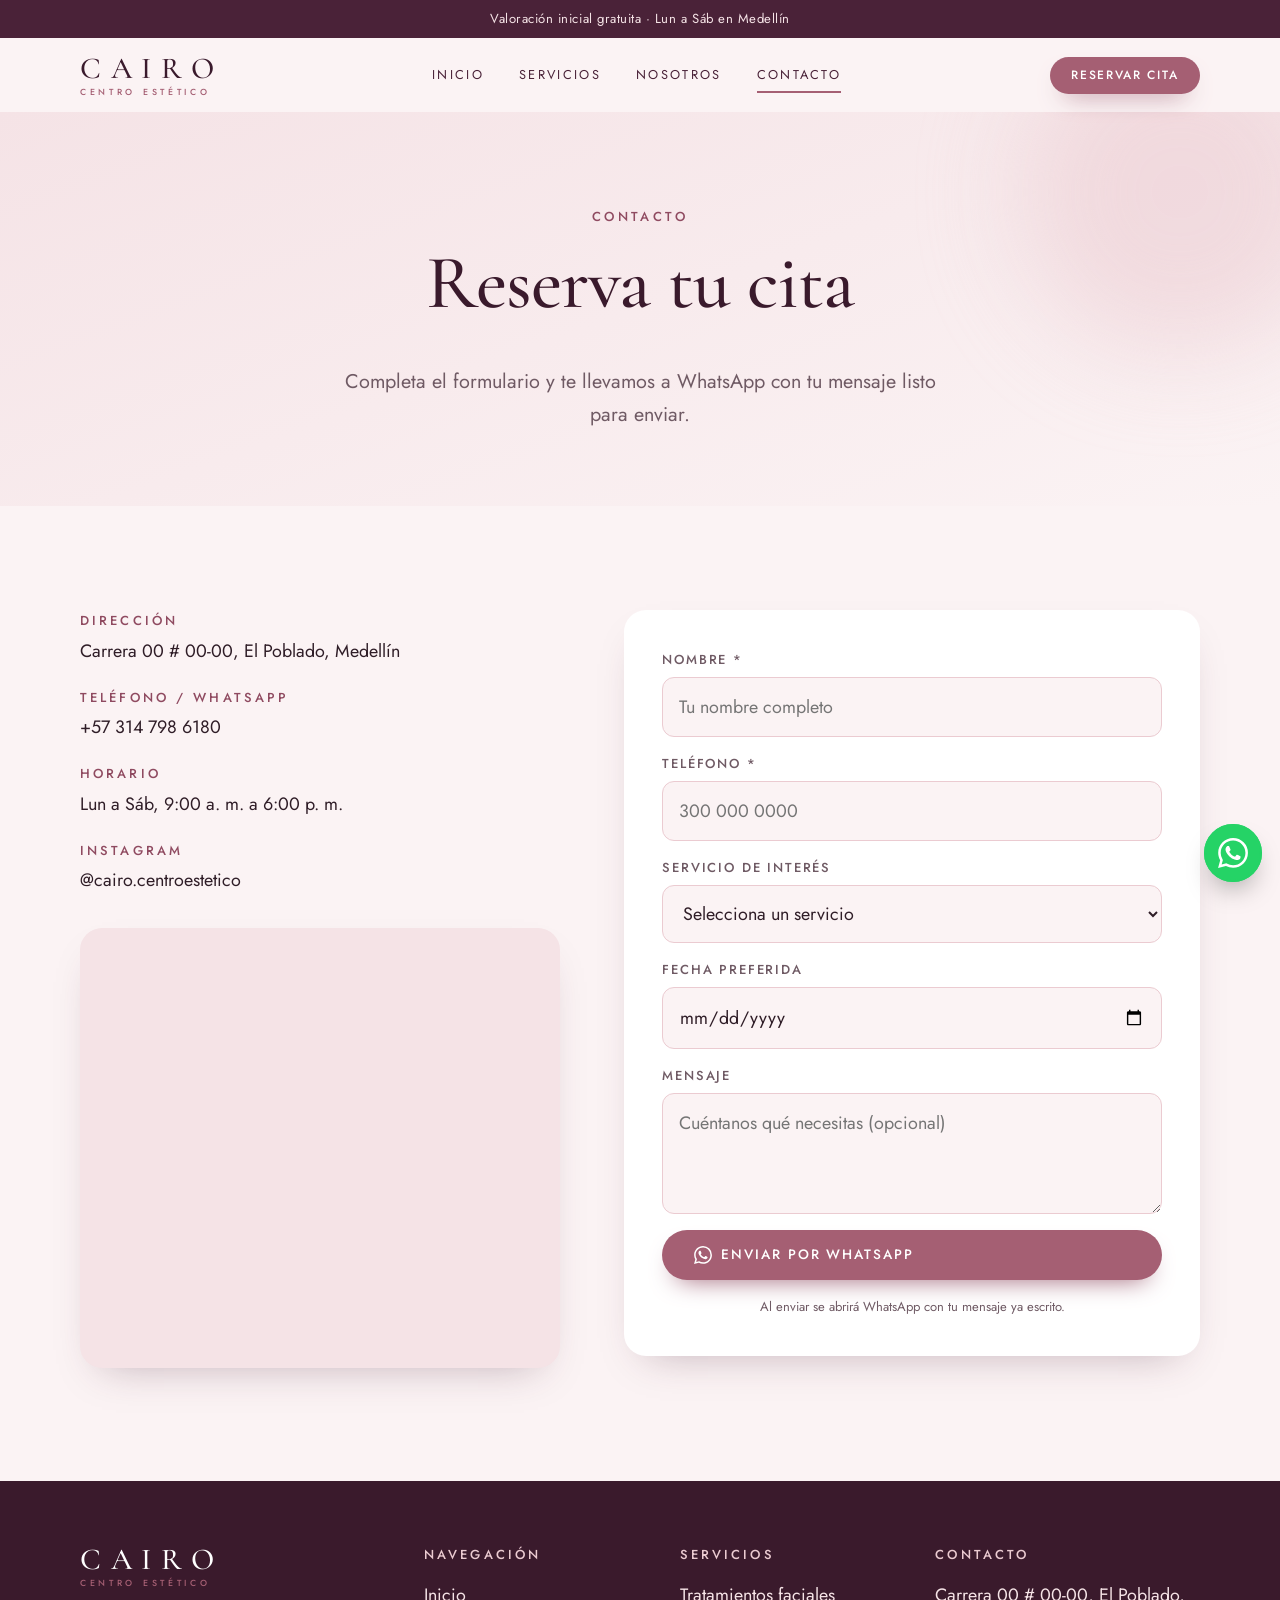
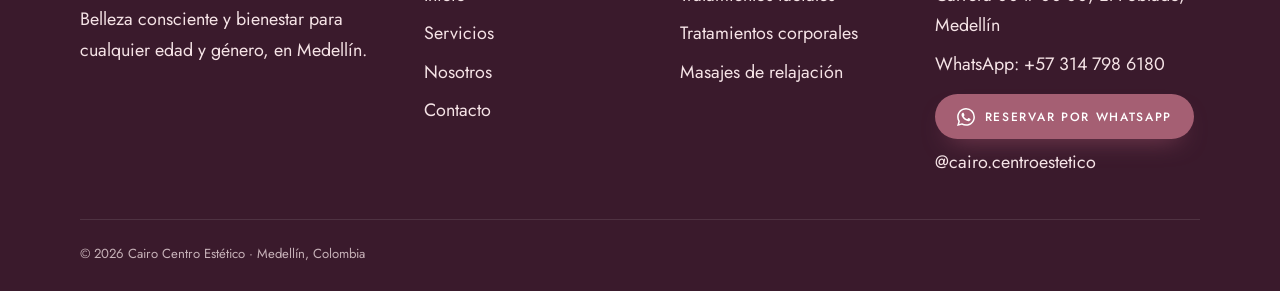
<file: contacto.html>
<!DOCTYPE html>
<html lang="es-CO">
<head>
<meta charset="utf-8">
<meta name="viewport" content="width=device-width,initial-scale=1">
<title>Contacto y reservas | Cairo Centro Estético Medellín</title>
<meta name="description" content="Reserva tu cita en Cairo, centro estético en El Poblado, Medellín. Dirección, horarios, mapa y WhatsApp.">
<meta name="robots" content="index,follow">
<link rel="canonical" href="https://www.cairo-ejemplo.com.co/contacto.html"><!-- REEMPLAZAR: dominio real -->
<meta property="og:type" content="website">
<meta property="og:locale" content="es_CO">
<meta property="og:site_name" content="Cairo Centro Estético">
<meta property="og:title" content="Contacto y reservas | Cairo Centro Estético Medellín">
<meta property="og:description" content="Reserva tu cita en Cairo, centro estético en El Poblado, Medellín. Dirección, horarios, mapa y WhatsApp.">
<meta property="og:url" content="https://www.cairo-ejemplo.com.co/contacto.html"><!-- REEMPLAZAR: dominio real -->
<meta property="og:image" content="https://www.cairo-ejemplo.com.co/images/og-image.jpg"><!-- REEMPLAZAR: imagen 1200x630 -->
<meta name="theme-color" content="#a55f73">
<link rel="icon" href="images/favicon.svg" type="image/svg+xml">
<link rel="preconnect" href="https://fonts.googleapis.com">
<link rel="preconnect" href="https://fonts.gstatic.com" crossorigin>
<link rel="stylesheet" href="https://fonts.googleapis.com/css2?family=Cormorant+Garamond:ital,wght@0,500;1,500&family=Jost:wght@400;500&display=swap">
<link rel="stylesheet" href="css/styles.css">
<script>document.documentElement.classList.add('js')</script>
<script type="application/ld+json">
{
  "@context":"https://schema.org",
  "@type":"HealthAndBeautyBusiness",
  "name":"Cairo Centro Estético",
  "description":"Centro estético en Medellín: tratamientos faciales, tratamientos corporales y masajes de relajación.",
  "url":"https://www.cairo-ejemplo.com.co/",
  "telephone":"+573147986180",
  "image":"https://www.cairo-ejemplo.com.co/images/og-image.jpg",
  "priceRange":"$$",
  "address":{"@type":"PostalAddress","streetAddress":"Carrera 00 # 00-00","addressLocality":"Medellín","addressRegion":"Antioquia","postalCode":"050021","addressCountry":"CO"},
  "geo":{"@type":"GeoCoordinates","latitude":6.2092,"longitude":-75.5680},
  "openingHoursSpecification":[{"@type":"OpeningHoursSpecification","dayOfWeek":["Monday","Tuesday","Wednesday","Thursday","Friday","Saturday"],"opens":"09:00","closes":"18:00"}],
  "sameAs":["https://www.instagram.com/cairo.centroestetico"]
}
</script><!-- REEMPLAZAR: todos los datos de este bloque (dirección, coordenadas, horario, URLs) -->
</head>
<body>
<a class="skip" href="#main">Saltar al contenido</a>
<div class="topbar">Valoración inicial gratuita · Lun a Sáb en Medellín <!-- REEMPLAZAR: promoción/horario --></div>
<header class="header" id="top">
  <div class="container">
    <a class="logo" href="index.html" aria-label="Cairo Centro Estético, inicio">CAIRO<small>Centro Estético</small></a>
    <nav class="nav" aria-label="Principal"><a href="index.html">Inicio</a><a href="servicios.html">Servicios</a><a href="nosotros.html">Nosotros</a><a href="contacto.html" aria-current="page">Contacto</a></nav>
    <a class="btn btn-primary" href="https://wa.me/?text=Hola%2C%20vengo%20de%20la%20p%C3%A1gina%20web%20y%20quiero%20reservar%20una%20cita." data-wa="Hola, vengo de la página web y quiero reservar una cita." target="_blank" rel="noopener noreferrer">Reservar cita</a>
    <button class="menu-btn" aria-label="Abrir menú" aria-expanded="false"><span></span><span></span><span></span></button>
  </div>
</header>
<main id="main">

<section class="page-head"><div class="blob b1"></div><div class="container center">
  <span class="eyebrow hero-in">Contacto</span>
  <h1 class="hero-in">Reserva tu cita</h1>
  <p class="lead hero-in">Completa el formulario y te llevamos a WhatsApp con tu mensaje listo para enviar.</p>
</div></section>
<section class="section"><div class="container info">
  <div class="reveal">
    <dl>
      <div><dt>Dirección</dt><dd>Carrera 00 # 00-00, El Poblado, Medellín <!-- REEMPLAZAR: dirección real --></dd></div>
      <div><dt>Teléfono / WhatsApp</dt><dd><a href="https://wa.me/?text=Hola%2C%20vengo%20de%20la%20p%C3%A1gina%20web%20y%20quiero%20reservar%20una%20cita." data-wa="Hola, vengo de la página web y quiero reservar una cita." target="_blank" rel="noopener noreferrer"><span data-wa-number>+57 314 798 6180</span></a></dd></div>
      <div><dt>Horario</dt><dd>Lun a Sáb, 9:00 a. m. a 6:00 p. m. <!-- REEMPLAZAR: horario real --></dd></div>
      <div><dt>Instagram</dt><dd><a href="https://www.instagram.com/cairo.centroestetico" target="_blank" rel="noopener">@cairo.centroestetico</a> <!-- REEMPLAZAR --></dd></div>
    </dl>
    <iframe class="map" style="margin-top:2rem" title="Mapa de Cairo Centro Estético en Medellín" loading="lazy" referrerpolicy="no-referrer-when-downgrade"
      src="https://www.google.com/maps?q=El+Poblado+Medell%C3%ADn+Colombia&output=embed"></iframe><!-- REEMPLAZAR: enlace de inserción de Google Maps -->
  </div>
  <form class="form reveal" id="form-cita" novalidate>
    <div class="field"><label for="f-nombre">Nombre *</label>
      <input id="f-nombre" name="nombre" autocomplete="name" placeholder="Tu nombre completo" aria-describedby="e-nombre" required>
      <p class="err" id="e-nombre" role="alert"></p></div>
    <div class="field"><label for="f-tel">Teléfono *</label>
      <input id="f-tel" name="telefono" type="tel" inputmode="tel" autocomplete="tel" placeholder="300 000 0000" aria-describedby="e-tel" required>
      <p class="err" id="e-tel" role="alert"></p></div>
    <div class="field"><label for="f-serv">Servicio de interés</label>
      <select id="f-serv" name="servicio"><option value="">Selecciona un servicio</option><option>Tratamiento facial</option><option>Tratamiento corporal</option><option>Masajes de relajación</option></select></div>
    <div class="field"><label for="f-fecha">Fecha preferida</label>
      <input id="f-fecha" name="fecha" type="date"></div>
    <div class="field"><label for="f-msg">Mensaje</label>
      <textarea id="f-msg" name="mensaje" rows="3" placeholder="Cuéntanos qué necesitas (opcional)"></textarea></div>
    <button class="btn btn-primary" type="submit"><svg viewBox="0 0 24 24" aria-hidden="true"><path d="M17.472 14.382c-.297-.149-1.758-.867-2.03-.967-.273-.099-.471-.148-.67.15-.197.297-.767.966-.94 1.164-.173.199-.347.223-.644.075-.297-.15-1.255-.463-2.39-1.475-.883-.788-1.48-1.761-1.653-2.059-.173-.297-.018-.458.13-.606.134-.133.298-.347.446-.52.149-.174.198-.298.298-.497.099-.198.05-.371-.025-.52-.075-.149-.669-1.612-.916-2.207-.242-.579-.487-.5-.669-.51-.173-.008-.371-.01-.57-.01-.198 0-.52.074-.792.372-.272.297-1.04 1.016-1.04 2.479 0 1.462 1.065 2.875 1.213 3.074.149.198 2.096 3.2 5.077 4.487.709.306 1.262.489 1.694.625.712.227 1.36.195 1.871.118.571-.085 1.758-.719 2.006-1.413.248-.694.248-1.289.173-1.413-.074-.124-.272-.198-.57-.347m-5.421 7.403h-.004a9.87 9.87 0 01-5.031-1.378l-.361-.214-3.741.982.998-3.648-.235-.374a9.86 9.86 0 01-1.51-5.26c.001-5.45 4.436-9.884 9.888-9.884 2.64 0 5.122 1.03 6.988 2.898a9.825 9.825 0 012.893 6.994c-.003 5.45-4.437 9.884-9.885 9.884m8.413-18.297A11.815 11.815 0 0012.05 0C5.495 0 .16 5.335.157 11.892c0 2.096.547 4.142 1.588 5.945L.057 24l6.305-1.654a11.882 11.882 0 005.683 1.448h.005c6.554 0 11.89-5.335 11.893-11.893a11.821 11.821 0 00-3.48-8.413z"/></svg> Enviar por WhatsApp</button>
    <p class="note">Al enviar se abrirá WhatsApp con tu mensaje ya escrito.</p>
  </form>
</div></section>

</main>
<footer class="footer">
  <div class="container">
    <div class="cols">
      <div><div class="logo">CAIRO<small>Centro Estético</small></div>
        <p style="margin-top:1rem;max-width:34ch">Belleza consciente y bienestar para cualquier edad y género, en Medellín.</p></div>
      <div><h4>Navegación</h4><ul><li><a href="index.html">Inicio</a></li><li><a href="servicios.html">Servicios</a></li><li><a href="nosotros.html">Nosotros</a></li><li><a href="contacto.html">Contacto</a></li></ul></div>
      <div><h4>Servicios</h4><ul><li>Tratamientos faciales</li><li>Tratamientos corporales</li><li>Masajes de relajación</li></ul></div>
      <div><h4>Contacto</h4><ul>
        <li>Carrera 00 # 00-00, El Poblado, Medellín <!-- REEMPLAZAR: dirección --></li>
        <li>WhatsApp: <span data-wa-number>+57 314 798 6180</span></li>
        <li><a class="btn btn-primary" href="https://wa.me/?text=Hola%2C%20vengo%20de%20la%20p%C3%A1gina%20web%20y%20quiero%20reservar%20una%20cita." data-wa="Hola, vengo de la página web y quiero reservar una cita." target="_blank" rel="noopener noreferrer"><svg viewBox="0 0 24 24" aria-hidden="true"><path d="M17.472 14.382c-.297-.149-1.758-.867-2.03-.967-.273-.099-.471-.148-.67.15-.197.297-.767.966-.94 1.164-.173.199-.347.223-.644.075-.297-.15-1.255-.463-2.39-1.475-.883-.788-1.48-1.761-1.653-2.059-.173-.297-.018-.458.13-.606.134-.133.298-.347.446-.52.149-.174.198-.298.298-.497.099-.198.05-.371-.025-.52-.075-.149-.669-1.612-.916-2.207-.242-.579-.487-.5-.669-.51-.173-.008-.371-.01-.57-.01-.198 0-.52.074-.792.372-.272.297-1.04 1.016-1.04 2.479 0 1.462 1.065 2.875 1.213 3.074.149.198 2.096 3.2 5.077 4.487.709.306 1.262.489 1.694.625.712.227 1.36.195 1.871.118.571-.085 1.758-.719 2.006-1.413.248-.694.248-1.289.173-1.413-.074-.124-.272-.198-.57-.347m-5.421 7.403h-.004a9.87 9.87 0 01-5.031-1.378l-.361-.214-3.741.982.998-3.648-.235-.374a9.86 9.86 0 01-1.51-5.26c.001-5.45 4.436-9.884 9.888-9.884 2.64 0 5.122 1.03 6.988 2.898a9.825 9.825 0 012.893 6.994c-.003 5.45-4.437 9.884-9.885 9.884m8.413-18.297A11.815 11.815 0 0012.05 0C5.495 0 .16 5.335.157 11.892c0 2.096.547 4.142 1.588 5.945L.057 24l6.305-1.654a11.882 11.882 0 005.683 1.448h.005c6.554 0 11.89-5.335 11.893-11.893a11.821 11.821 0 00-3.48-8.413z"/></svg> Reservar por WhatsApp</a></li>
        <li><a href="https://www.instagram.com/cairo.centroestetico" target="_blank" rel="noopener">@cairo.centroestetico</a> <!-- REEMPLAZAR: Instagram --></li></ul></div>
    </div>
    <div class="copy">© <span id="y">2026</span> Cairo Centro Estético · Medellín, Colombia</div>
  </div>
</footer>
<a class="wa-float" href="https://wa.me/?text=Hola%2C%20vengo%20de%20la%20p%C3%A1gina%20web%20y%20quiero%20reservar%20una%20cita." data-wa="Hola, vengo de la página web y quiero reservar una cita." target="_blank" rel="noopener noreferrer" aria-label="Reservar por WhatsApp"><svg viewBox="0 0 24 24" aria-hidden="true"><path d="M17.472 14.382c-.297-.149-1.758-.867-2.03-.967-.273-.099-.471-.148-.67.15-.197.297-.767.966-.94 1.164-.173.199-.347.223-.644.075-.297-.15-1.255-.463-2.39-1.475-.883-.788-1.48-1.761-1.653-2.059-.173-.297-.018-.458.13-.606.134-.133.298-.347.446-.52.149-.174.198-.298.298-.497.099-.198.05-.371-.025-.52-.075-.149-.669-1.612-.916-2.207-.242-.579-.487-.5-.669-.51-.173-.008-.371-.01-.57-.01-.198 0-.52.074-.792.372-.272.297-1.04 1.016-1.04 2.479 0 1.462 1.065 2.875 1.213 3.074.149.198 2.096 3.2 5.077 4.487.709.306 1.262.489 1.694.625.712.227 1.36.195 1.871.118.571-.085 1.758-.719 2.006-1.413.248-.694.248-1.289.173-1.413-.074-.124-.272-.198-.57-.347m-5.421 7.403h-.004a9.87 9.87 0 01-5.031-1.378l-.361-.214-3.741.982.998-3.648-.235-.374a9.86 9.86 0 01-1.51-5.26c.001-5.45 4.436-9.884 9.888-9.884 2.64 0 5.122 1.03 6.988 2.898a9.825 9.825 0 012.893 6.994c-.003 5.45-4.437 9.884-9.885 9.884m8.413-18.297A11.815 11.815 0 0012.05 0C5.495 0 .16 5.335.157 11.892c0 2.096.547 4.142 1.588 5.945L.057 24l6.305-1.654a11.882 11.882 0 005.683 1.448h.005c6.554 0 11.89-5.335 11.893-11.893a11.821 11.821 0 00-3.48-8.413z"/></svg></a>
<script src="js/config.js"></script>
<script src="js/main.js" defer></script>
</body>
</html>
</file>
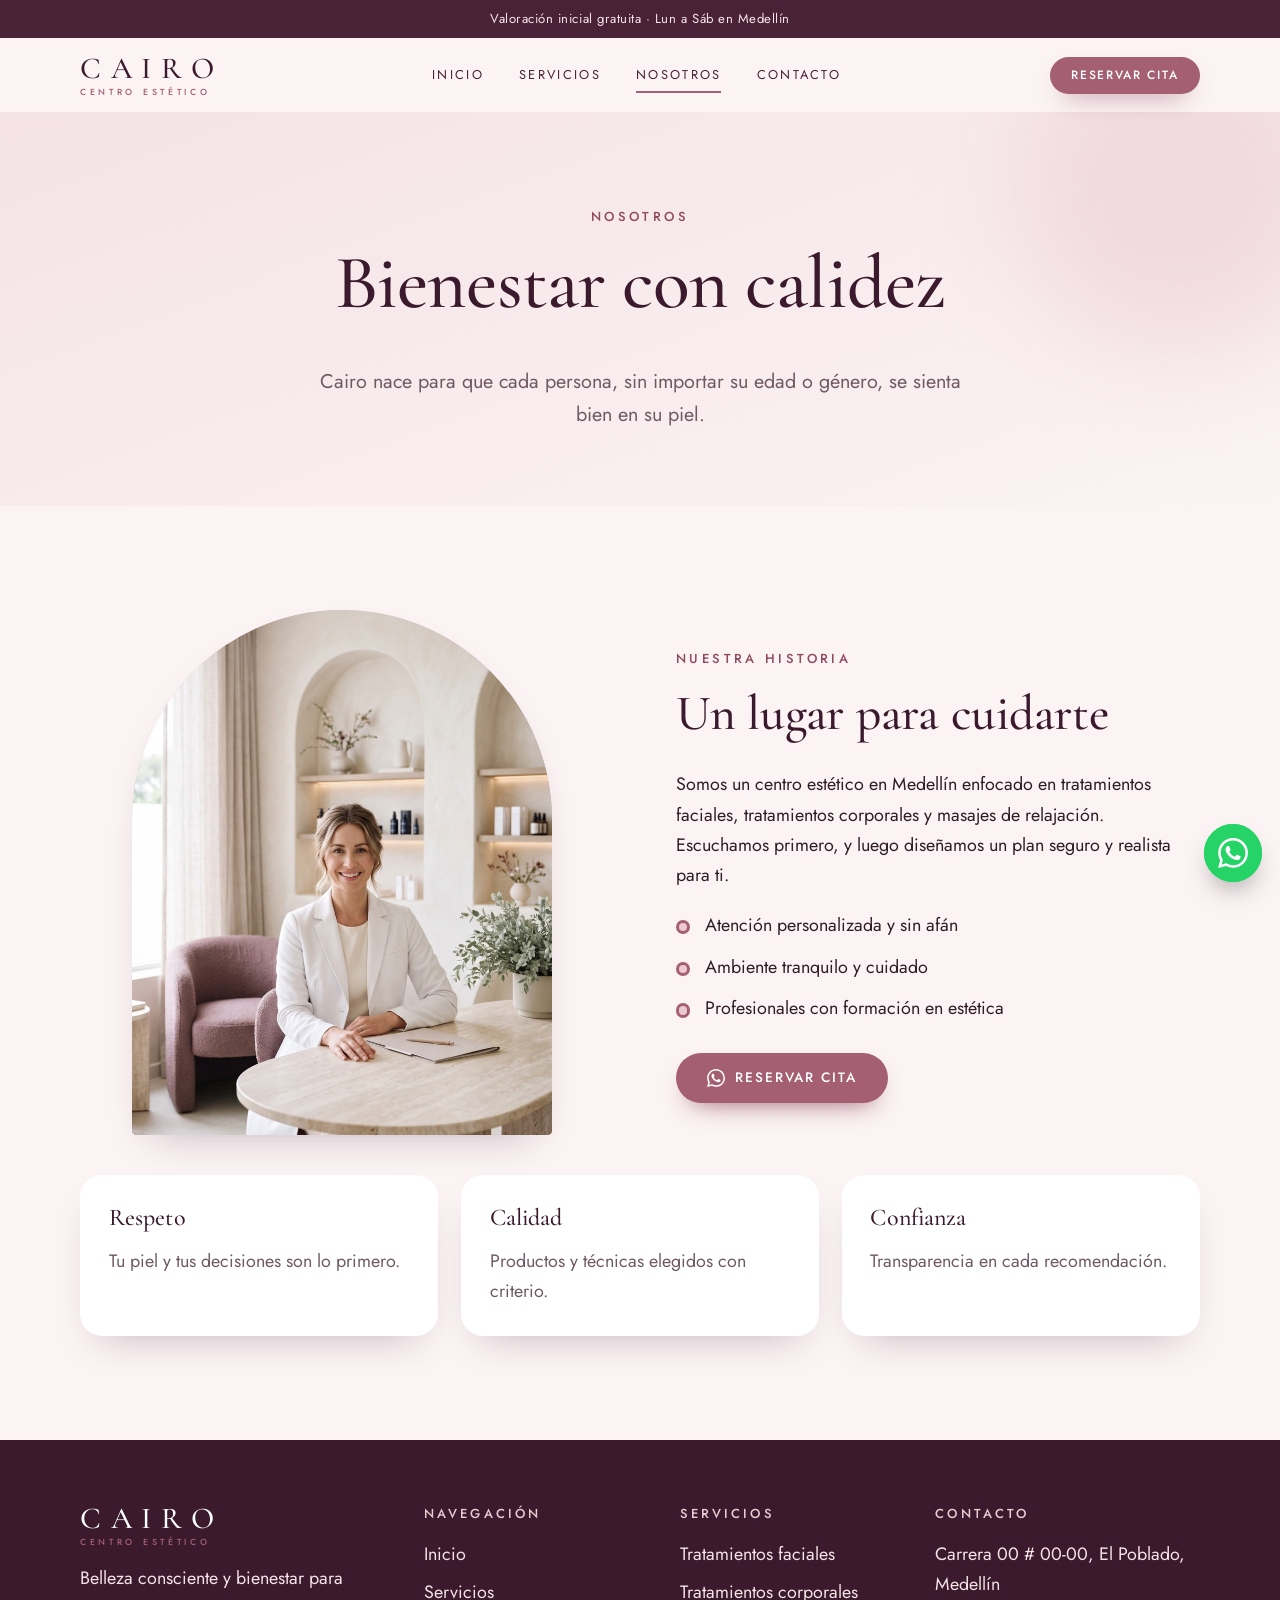
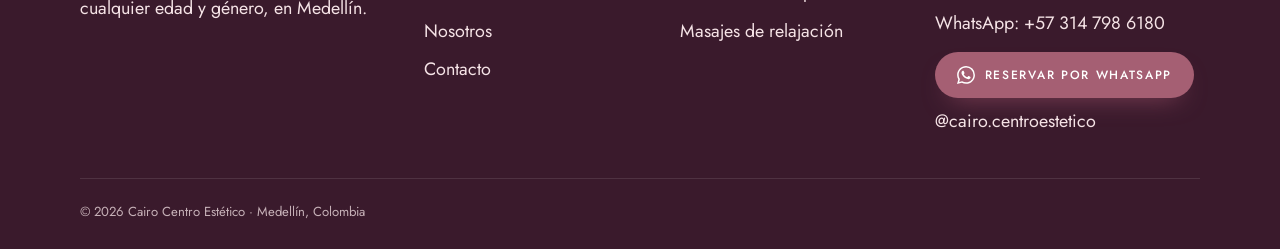
<file: nosotros.html>
<!DOCTYPE html>
<html lang="es-CO">
<head>
<meta charset="utf-8">
<meta name="viewport" content="width=device-width,initial-scale=1">
<title>Nosotros | Cairo Centro Estético Medellín</title>
<meta name="description" content="Conoce a Cairo, centro estético en Medellín enfocado en el bienestar y el cuidado de la piel para cualquier edad y género.">
<meta name="robots" content="index,follow">
<link rel="canonical" href="https://www.cairo-ejemplo.com.co/nosotros.html"><!-- REEMPLAZAR: dominio real -->
<meta property="og:type" content="website">
<meta property="og:locale" content="es_CO">
<meta property="og:site_name" content="Cairo Centro Estético">
<meta property="og:title" content="Nosotros | Cairo Centro Estético Medellín">
<meta property="og:description" content="Conoce a Cairo, centro estético en Medellín enfocado en el bienestar y el cuidado de la piel para cualquier edad y género.">
<meta property="og:url" content="https://www.cairo-ejemplo.com.co/nosotros.html"><!-- REEMPLAZAR: dominio real -->
<meta property="og:image" content="https://www.cairo-ejemplo.com.co/images/og-image.jpg"><!-- REEMPLAZAR: imagen 1200x630 -->
<meta name="theme-color" content="#a55f73">
<link rel="icon" href="images/favicon.svg" type="image/svg+xml">
<link rel="preconnect" href="https://fonts.googleapis.com">
<link rel="preconnect" href="https://fonts.gstatic.com" crossorigin>
<link rel="stylesheet" href="https://fonts.googleapis.com/css2?family=Cormorant+Garamond:ital,wght@0,500;1,500&family=Jost:wght@400;500&display=swap">
<link rel="stylesheet" href="css/styles.css">
<script>document.documentElement.classList.add('js')</script>

</head>
<body>
<a class="skip" href="#main">Saltar al contenido</a>
<div class="topbar">Valoración inicial gratuita · Lun a Sáb en Medellín <!-- REEMPLAZAR: promoción/horario --></div>
<header class="header" id="top">
  <div class="container">
    <a class="logo" href="index.html" aria-label="Cairo Centro Estético, inicio">CAIRO<small>Centro Estético</small></a>
    <nav class="nav" aria-label="Principal"><a href="index.html">Inicio</a><a href="servicios.html">Servicios</a><a href="nosotros.html" aria-current="page">Nosotros</a><a href="contacto.html">Contacto</a></nav>
    <a class="btn btn-primary" href="https://wa.me/?text=Hola%2C%20vengo%20de%20la%20p%C3%A1gina%20web%20y%20quiero%20reservar%20una%20cita." data-wa="Hola, vengo de la página web y quiero reservar una cita." target="_blank" rel="noopener noreferrer">Reservar cita</a>
    <button class="menu-btn" aria-label="Abrir menú" aria-expanded="false"><span></span><span></span><span></span></button>
  </div>
</header>
<main id="main">

<section class="page-head"><div class="blob b1"></div><div class="container center">
  <span class="eyebrow hero-in">Nosotros</span>
  <h1 class="hero-in">Bienestar con calidez</h1>
  <p class="lead hero-in">Cairo nace para que cada persona, sin importar su edad o género, se sienta bien en su piel.</p>
</div></section>
<section class="section"><div class="container">
  <div class="split reveal">
    <div class="arch arch-top"><img src="images/nosotros.jpg" alt="Especialista de Cairo Centro Estético en Medellín" width="800" height="1000" loading="lazy"></div>
    <div><span class="eyebrow">Nuestra historia</span><h2>Un lugar para cuidarte</h2>
    <p>Somos un centro estético en Medellín enfocado en tratamientos faciales, tratamientos corporales y masajes de relajación. Escuchamos primero, y luego diseñamos un plan seguro y realista para ti.</p><!-- REEMPLAZAR: historia real del centro -->
    <ul class="checks"><li>Atención personalizada y sin afán</li><li>Ambiente tranquilo y cuidado</li><li>Profesionales con formación en estética</li></ul>
    <a class="btn btn-primary" href="https://wa.me/?text=Hola%2C%20vengo%20de%20la%20p%C3%A1gina%20web%20y%20quiero%20reservar%20una%20cita." data-wa="Hola, vengo de la página web y quiero reservar una cita." target="_blank" rel="noopener noreferrer"><svg viewBox="0 0 24 24" aria-hidden="true"><path d="M17.472 14.382c-.297-.149-1.758-.867-2.03-.967-.273-.099-.471-.148-.67.15-.197.297-.767.966-.94 1.164-.173.199-.347.223-.644.075-.297-.15-1.255-.463-2.39-1.475-.883-.788-1.48-1.761-1.653-2.059-.173-.297-.018-.458.13-.606.134-.133.298-.347.446-.52.149-.174.198-.298.298-.497.099-.198.05-.371-.025-.52-.075-.149-.669-1.612-.916-2.207-.242-.579-.487-.5-.669-.51-.173-.008-.371-.01-.57-.01-.198 0-.52.074-.792.372-.272.297-1.04 1.016-1.04 2.479 0 1.462 1.065 2.875 1.213 3.074.149.198 2.096 3.2 5.077 4.487.709.306 1.262.489 1.694.625.712.227 1.36.195 1.871.118.571-.085 1.758-.719 2.006-1.413.248-.694.248-1.289.173-1.413-.074-.124-.272-.198-.57-.347m-5.421 7.403h-.004a9.87 9.87 0 01-5.031-1.378l-.361-.214-3.741.982.998-3.648-.235-.374a9.86 9.86 0 01-1.51-5.26c.001-5.45 4.436-9.884 9.888-9.884 2.64 0 5.122 1.03 6.988 2.898a9.825 9.825 0 012.893 6.994c-.003 5.45-4.437 9.884-9.885 9.884m8.413-18.297A11.815 11.815 0 0012.05 0C5.495 0 .16 5.335.157 11.892c0 2.096.547 4.142 1.588 5.945L.057 24l6.305-1.654a11.882 11.882 0 005.683 1.448h.005c6.554 0 11.89-5.335 11.893-11.893a11.821 11.821 0 00-3.48-8.413z"/></svg> Reservar cita</a></div>
  </div>
  <div class="values">
    <div class="value reveal"><h3>Respeto</h3><p>Tu piel y tus decisiones son lo primero.</p></div>
    <div class="value reveal" style="--d:.1s"><h3>Calidad</h3><p>Productos y técnicas elegidos con criterio.</p></div>
    <div class="value reveal" style="--d:.2s"><h3>Confianza</h3><p>Transparencia en cada recomendación.</p></div>
  </div>
</div></section>

</main>
<footer class="footer">
  <div class="container">
    <div class="cols">
      <div><div class="logo">CAIRO<small>Centro Estético</small></div>
        <p style="margin-top:1rem;max-width:34ch">Belleza consciente y bienestar para cualquier edad y género, en Medellín.</p></div>
      <div><h4>Navegación</h4><ul><li><a href="index.html">Inicio</a></li><li><a href="servicios.html">Servicios</a></li><li><a href="nosotros.html">Nosotros</a></li><li><a href="contacto.html">Contacto</a></li></ul></div>
      <div><h4>Servicios</h4><ul><li>Tratamientos faciales</li><li>Tratamientos corporales</li><li>Masajes de relajación</li></ul></div>
      <div><h4>Contacto</h4><ul>
        <li>Carrera 00 # 00-00, El Poblado, Medellín <!-- REEMPLAZAR: dirección --></li>
        <li>WhatsApp: <span data-wa-number>+57 314 798 6180</span></li>
        <li><a class="btn btn-primary" href="https://wa.me/?text=Hola%2C%20vengo%20de%20la%20p%C3%A1gina%20web%20y%20quiero%20reservar%20una%20cita." data-wa="Hola, vengo de la página web y quiero reservar una cita." target="_blank" rel="noopener noreferrer"><svg viewBox="0 0 24 24" aria-hidden="true"><path d="M17.472 14.382c-.297-.149-1.758-.867-2.03-.967-.273-.099-.471-.148-.67.15-.197.297-.767.966-.94 1.164-.173.199-.347.223-.644.075-.297-.15-1.255-.463-2.39-1.475-.883-.788-1.48-1.761-1.653-2.059-.173-.297-.018-.458.13-.606.134-.133.298-.347.446-.52.149-.174.198-.298.298-.497.099-.198.05-.371-.025-.52-.075-.149-.669-1.612-.916-2.207-.242-.579-.487-.5-.669-.51-.173-.008-.371-.01-.57-.01-.198 0-.52.074-.792.372-.272.297-1.04 1.016-1.04 2.479 0 1.462 1.065 2.875 1.213 3.074.149.198 2.096 3.2 5.077 4.487.709.306 1.262.489 1.694.625.712.227 1.36.195 1.871.118.571-.085 1.758-.719 2.006-1.413.248-.694.248-1.289.173-1.413-.074-.124-.272-.198-.57-.347m-5.421 7.403h-.004a9.87 9.87 0 01-5.031-1.378l-.361-.214-3.741.982.998-3.648-.235-.374a9.86 9.86 0 01-1.51-5.26c.001-5.45 4.436-9.884 9.888-9.884 2.64 0 5.122 1.03 6.988 2.898a9.825 9.825 0 012.893 6.994c-.003 5.45-4.437 9.884-9.885 9.884m8.413-18.297A11.815 11.815 0 0012.05 0C5.495 0 .16 5.335.157 11.892c0 2.096.547 4.142 1.588 5.945L.057 24l6.305-1.654a11.882 11.882 0 005.683 1.448h.005c6.554 0 11.89-5.335 11.893-11.893a11.821 11.821 0 00-3.48-8.413z"/></svg> Reservar por WhatsApp</a></li>
        <li><a href="https://www.instagram.com/cairo.centroestetico" target="_blank" rel="noopener">@cairo.centroestetico</a> <!-- REEMPLAZAR: Instagram --></li></ul></div>
    </div>
    <div class="copy">© <span id="y">2026</span> Cairo Centro Estético · Medellín, Colombia</div>
  </div>
</footer>
<a class="wa-float" href="https://wa.me/?text=Hola%2C%20vengo%20de%20la%20p%C3%A1gina%20web%20y%20quiero%20reservar%20una%20cita." data-wa="Hola, vengo de la página web y quiero reservar una cita." target="_blank" rel="noopener noreferrer" aria-label="Reservar por WhatsApp"><svg viewBox="0 0 24 24" aria-hidden="true"><path d="M17.472 14.382c-.297-.149-1.758-.867-2.03-.967-.273-.099-.471-.148-.67.15-.197.297-.767.966-.94 1.164-.173.199-.347.223-.644.075-.297-.15-1.255-.463-2.39-1.475-.883-.788-1.48-1.761-1.653-2.059-.173-.297-.018-.458.13-.606.134-.133.298-.347.446-.52.149-.174.198-.298.298-.497.099-.198.05-.371-.025-.52-.075-.149-.669-1.612-.916-2.207-.242-.579-.487-.5-.669-.51-.173-.008-.371-.01-.57-.01-.198 0-.52.074-.792.372-.272.297-1.04 1.016-1.04 2.479 0 1.462 1.065 2.875 1.213 3.074.149.198 2.096 3.2 5.077 4.487.709.306 1.262.489 1.694.625.712.227 1.36.195 1.871.118.571-.085 1.758-.719 2.006-1.413.248-.694.248-1.289.173-1.413-.074-.124-.272-.198-.57-.347m-5.421 7.403h-.004a9.87 9.87 0 01-5.031-1.378l-.361-.214-3.741.982.998-3.648-.235-.374a9.86 9.86 0 01-1.51-5.26c.001-5.45 4.436-9.884 9.888-9.884 2.64 0 5.122 1.03 6.988 2.898a9.825 9.825 0 012.893 6.994c-.003 5.45-4.437 9.884-9.885 9.884m8.413-18.297A11.815 11.815 0 0012.05 0C5.495 0 .16 5.335.157 11.892c0 2.096.547 4.142 1.588 5.945L.057 24l6.305-1.654a11.882 11.882 0 005.683 1.448h.005c6.554 0 11.89-5.335 11.893-11.893a11.821 11.821 0 00-3.48-8.413z"/></svg></a>
<script src="js/config.js"></script>
<script src="js/main.js" defer></script>
</body>
</html>
</file>
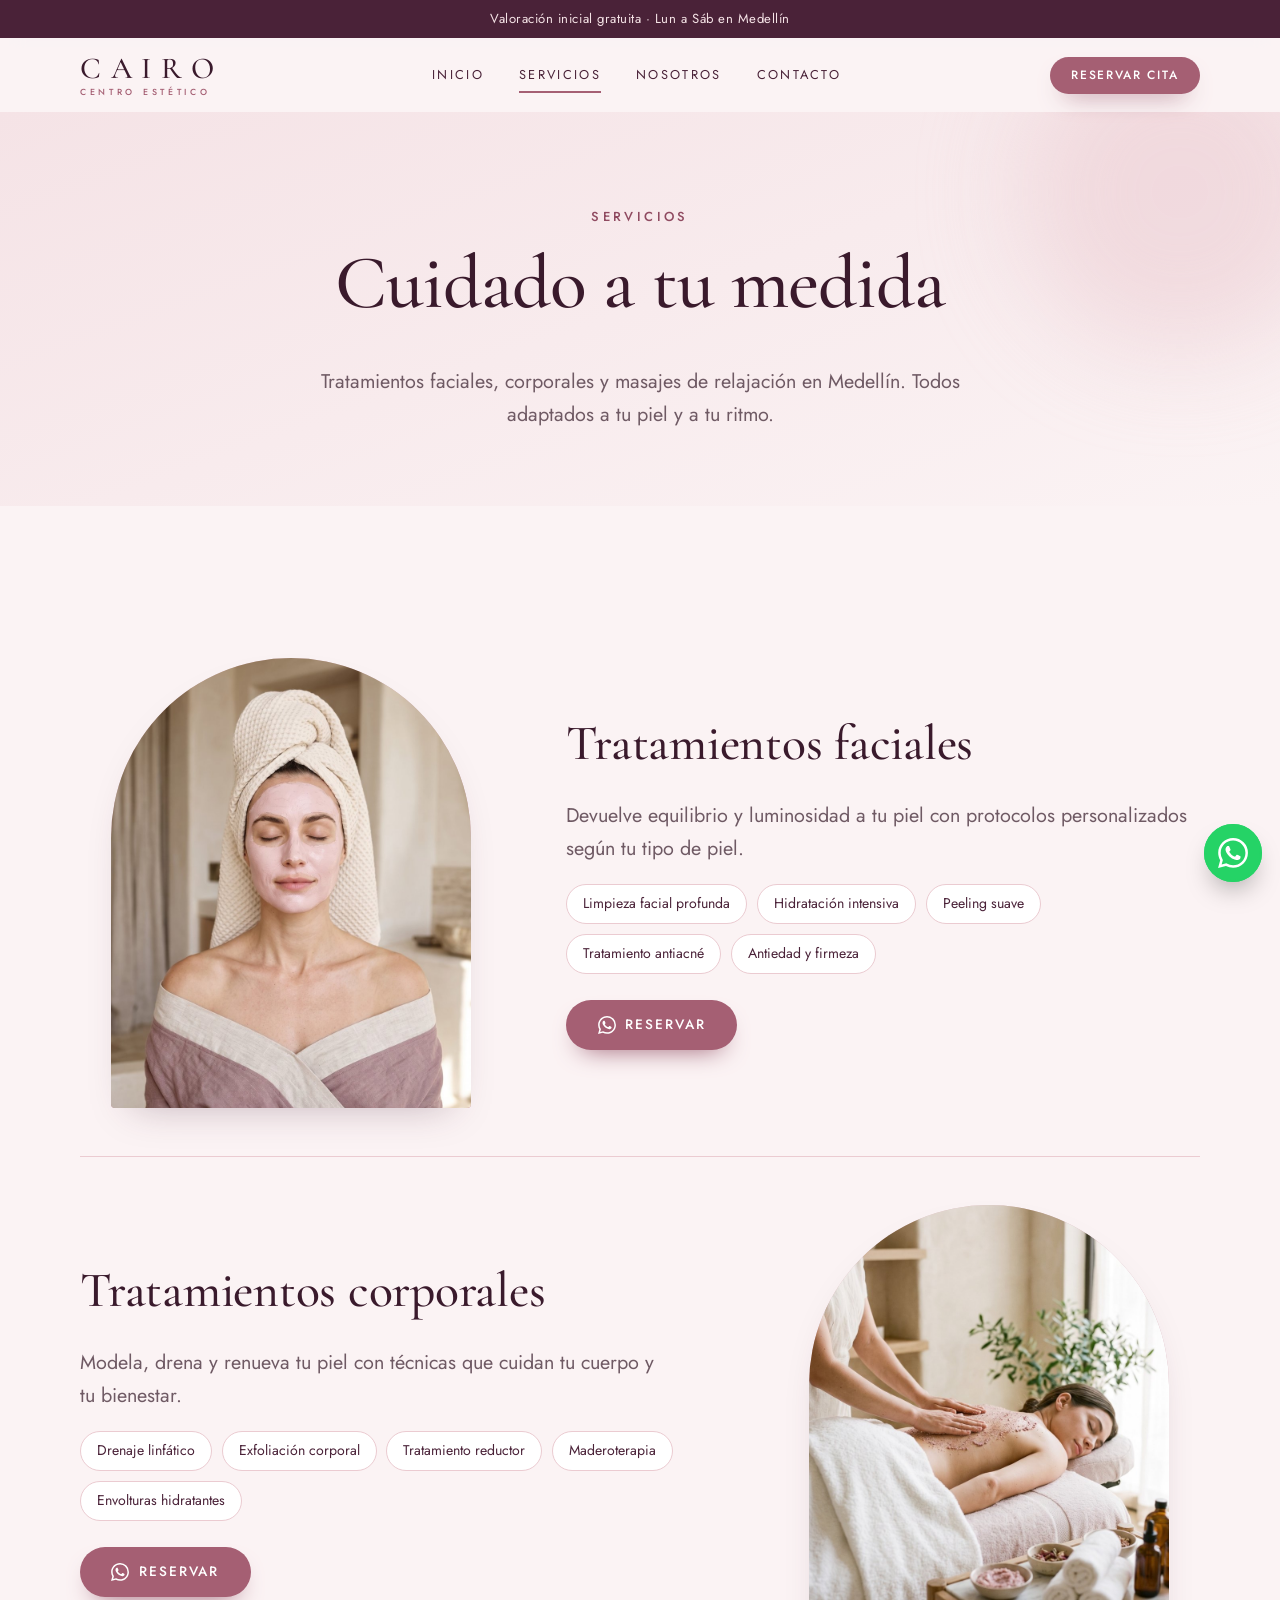
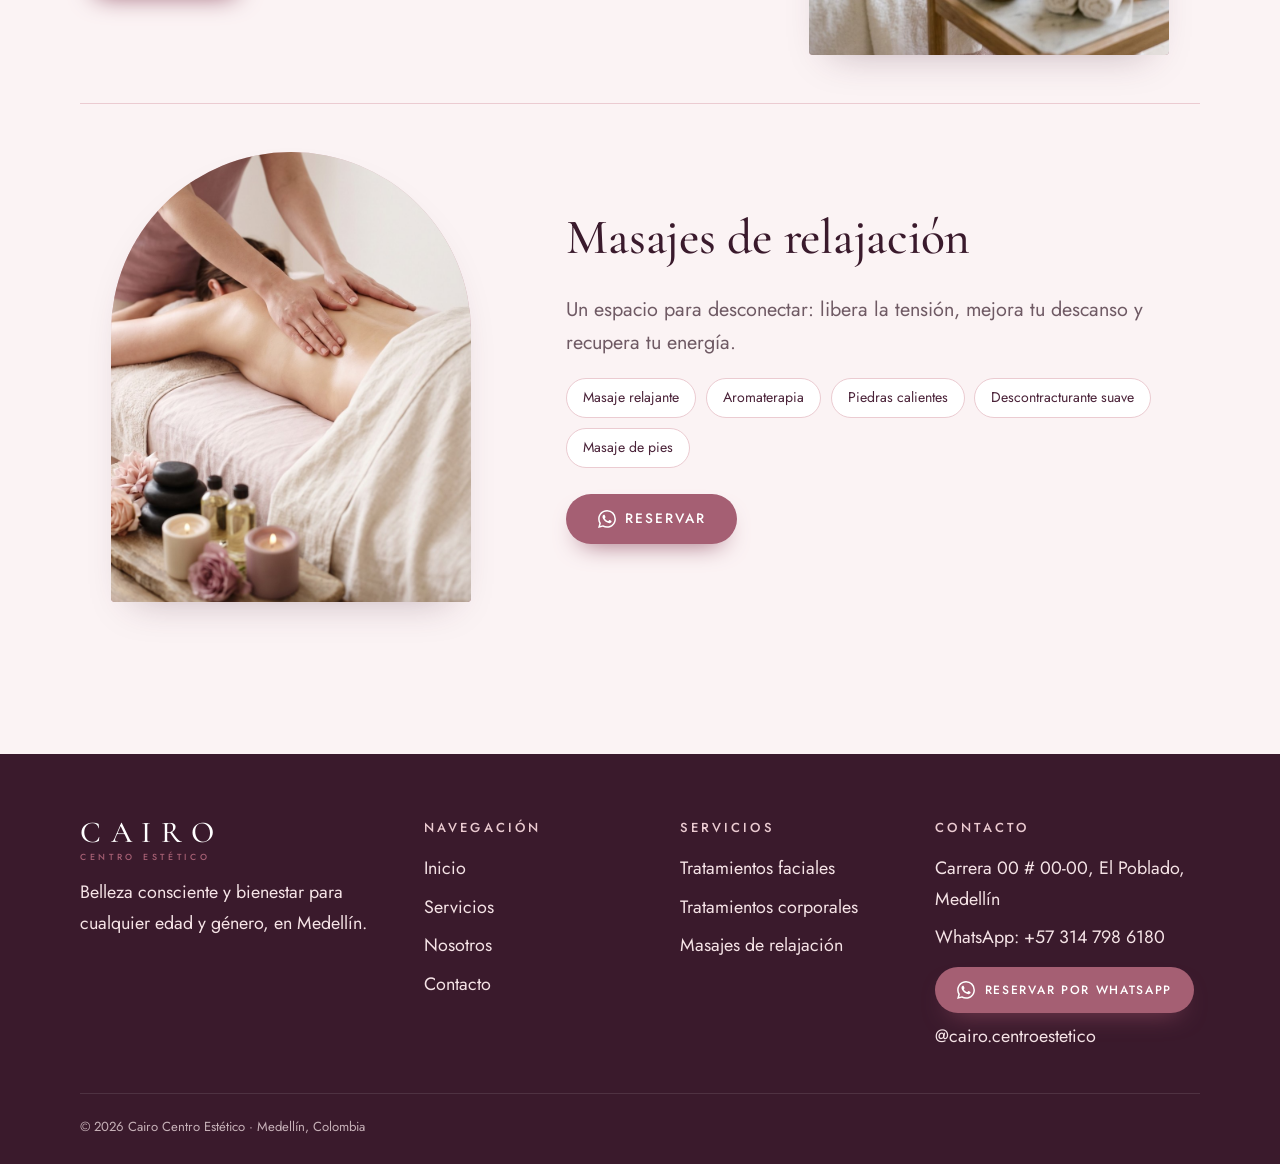
<file: servicios.html>
<!DOCTYPE html>
<html lang="es-CO">
<head>
<meta charset="utf-8">
<meta name="viewport" content="width=device-width,initial-scale=1">
<title>Servicios de estética en Medellín | Cairo Centro Estético</title>
<meta name="description" content="Tratamientos faciales, tratamientos corporales y masajes de relajación en Medellín. Conoce cada servicio y reserva por WhatsApp.">
<meta name="robots" content="index,follow">
<link rel="canonical" href="https://www.cairo-ejemplo.com.co/servicios.html"><!-- REEMPLAZAR: dominio real -->
<meta property="og:type" content="website">
<meta property="og:locale" content="es_CO">
<meta property="og:site_name" content="Cairo Centro Estético">
<meta property="og:title" content="Servicios de estética en Medellín | Cairo Centro Estético">
<meta property="og:description" content="Tratamientos faciales, tratamientos corporales y masajes de relajación en Medellín. Conoce cada servicio y reserva por WhatsApp.">
<meta property="og:url" content="https://www.cairo-ejemplo.com.co/servicios.html"><!-- REEMPLAZAR: dominio real -->
<meta property="og:image" content="https://www.cairo-ejemplo.com.co/images/og-image.jpg"><!-- REEMPLAZAR: imagen 1200x630 -->
<meta name="theme-color" content="#a55f73">
<link rel="icon" href="images/favicon.svg" type="image/svg+xml">
<link rel="preconnect" href="https://fonts.googleapis.com">
<link rel="preconnect" href="https://fonts.gstatic.com" crossorigin>
<link rel="stylesheet" href="https://fonts.googleapis.com/css2?family=Cormorant+Garamond:ital,wght@0,500;1,500&family=Jost:wght@400;500&display=swap">
<link rel="stylesheet" href="css/styles.css">
<script>document.documentElement.classList.add('js')</script>

</head>
<body>
<a class="skip" href="#main">Saltar al contenido</a>
<div class="topbar">Valoración inicial gratuita · Lun a Sáb en Medellín <!-- REEMPLAZAR: promoción/horario --></div>
<header class="header" id="top">
  <div class="container">
    <a class="logo" href="index.html" aria-label="Cairo Centro Estético, inicio">CAIRO<small>Centro Estético</small></a>
    <nav class="nav" aria-label="Principal"><a href="index.html">Inicio</a><a href="servicios.html" aria-current="page">Servicios</a><a href="nosotros.html">Nosotros</a><a href="contacto.html">Contacto</a></nav>
    <a class="btn btn-primary" href="https://wa.me/?text=Hola%2C%20vengo%20de%20la%20p%C3%A1gina%20web%20y%20quiero%20reservar%20una%20cita." data-wa="Hola, vengo de la página web y quiero reservar una cita." target="_blank" rel="noopener noreferrer">Reservar cita</a>
    <button class="menu-btn" aria-label="Abrir menú" aria-expanded="false"><span></span><span></span><span></span></button>
  </div>
</header>
<main id="main">

<section class="page-head"><div class="blob b1"></div><div class="container center">
  <span class="eyebrow hero-in">Servicios</span>
  <h1 class="hero-in">Cuidado a tu medida</h1>
  <p class="lead hero-in">Tratamientos faciales, corporales y masajes de relajación en Medellín. Todos adaptados a tu piel y a tu ritmo.</p>
</div></section>
<section class="section"><div class="container">
<article class="svc reveal" id="faciales">
  <div class="arch"><img src="images/servicio-facial.jpg" alt="Tratamiento facial en cabina" width="800" height="1000" loading="lazy"></div>
  <div><h2>Tratamientos faciales</h2><p class="lead">Devuelve equilibrio y luminosidad a tu piel con protocolos personalizados según tu tipo de piel.</p><ul class="tags"><li><a href="https://wa.me/?text=Hola%2C%20vengo%20de%20la%20p%C3%A1gina%20web%20y%20quiero%20el%20servicio%20de%20Limpieza%20facial%20profunda." data-wa="Hola, vengo de la página web y quiero el servicio de Limpieza facial profunda." target="_blank" rel="noopener noreferrer">Limpieza facial profunda</a></li><li><a href="https://wa.me/?text=Hola%2C%20vengo%20de%20la%20p%C3%A1gina%20web%20y%20quiero%20el%20servicio%20de%20Hidrataci%C3%B3n%20intensiva." data-wa="Hola, vengo de la página web y quiero el servicio de Hidratación intensiva." target="_blank" rel="noopener noreferrer">Hidratación intensiva</a></li><li><a href="https://wa.me/?text=Hola%2C%20vengo%20de%20la%20p%C3%A1gina%20web%20y%20quiero%20el%20servicio%20de%20Peeling%20suave." data-wa="Hola, vengo de la página web y quiero el servicio de Peeling suave." target="_blank" rel="noopener noreferrer">Peeling suave</a></li><li><a href="https://wa.me/?text=Hola%2C%20vengo%20de%20la%20p%C3%A1gina%20web%20y%20quiero%20el%20servicio%20de%20Tratamiento%20antiacn%C3%A9." data-wa="Hola, vengo de la página web y quiero el servicio de Tratamiento antiacné." target="_blank" rel="noopener noreferrer">Tratamiento antiacné</a></li><li><a href="https://wa.me/?text=Hola%2C%20vengo%20de%20la%20p%C3%A1gina%20web%20y%20quiero%20el%20servicio%20de%20Antiedad%20y%20firmeza." data-wa="Hola, vengo de la página web y quiero el servicio de Antiedad y firmeza." target="_blank" rel="noopener noreferrer">Antiedad y firmeza</a></li></ul>
  <a class="btn btn-primary" href="https://wa.me/?text=Hola%2C%20vengo%20de%20la%20p%C3%A1gina%20web%20y%20quiero%20el%20servicio%20de%20Limpieza%20e%20hidrataci%C3%B3n%20facial." data-wa="Hola, vengo de la página web y quiero el servicio de Limpieza e hidratación facial." target="_blank" rel="noopener noreferrer"><svg viewBox="0 0 24 24" aria-hidden="true"><path d="M17.472 14.382c-.297-.149-1.758-.867-2.03-.967-.273-.099-.471-.148-.67.15-.197.297-.767.966-.94 1.164-.173.199-.347.223-.644.075-.297-.15-1.255-.463-2.39-1.475-.883-.788-1.48-1.761-1.653-2.059-.173-.297-.018-.458.13-.606.134-.133.298-.347.446-.52.149-.174.198-.298.298-.497.099-.198.05-.371-.025-.52-.075-.149-.669-1.612-.916-2.207-.242-.579-.487-.5-.669-.51-.173-.008-.371-.01-.57-.01-.198 0-.52.074-.792.372-.272.297-1.04 1.016-1.04 2.479 0 1.462 1.065 2.875 1.213 3.074.149.198 2.096 3.2 5.077 4.487.709.306 1.262.489 1.694.625.712.227 1.36.195 1.871.118.571-.085 1.758-.719 2.006-1.413.248-.694.248-1.289.173-1.413-.074-.124-.272-.198-.57-.347m-5.421 7.403h-.004a9.87 9.87 0 01-5.031-1.378l-.361-.214-3.741.982.998-3.648-.235-.374a9.86 9.86 0 01-1.51-5.26c.001-5.45 4.436-9.884 9.888-9.884 2.64 0 5.122 1.03 6.988 2.898a9.825 9.825 0 012.893 6.994c-.003 5.45-4.437 9.884-9.885 9.884m8.413-18.297A11.815 11.815 0 0012.05 0C5.495 0 .16 5.335.157 11.892c0 2.096.547 4.142 1.588 5.945L.057 24l6.305-1.654a11.882 11.882 0 005.683 1.448h.005c6.554 0 11.89-5.335 11.893-11.893a11.821 11.821 0 00-3.48-8.413z"/></svg> Reservar</a></div></article>
<article class="svc reveal" id="corporales">
  <div class="arch"><img src="images/servicio-corporal.jpg" alt="Tratamiento corporal en cabina" width="800" height="1000" loading="lazy"></div>
  <div><h2>Tratamientos corporales</h2><p class="lead">Modela, drena y renueva tu piel con técnicas que cuidan tu cuerpo y tu bienestar.</p><ul class="tags"><li><a href="https://wa.me/?text=Hola%2C%20vengo%20de%20la%20p%C3%A1gina%20web%20y%20quiero%20el%20servicio%20de%20Drenaje%20linf%C3%A1tico." data-wa="Hola, vengo de la página web y quiero el servicio de Drenaje linfático." target="_blank" rel="noopener noreferrer">Drenaje linfático</a></li><li><a href="https://wa.me/?text=Hola%2C%20vengo%20de%20la%20p%C3%A1gina%20web%20y%20quiero%20el%20servicio%20de%20Exfoliaci%C3%B3n%20corporal." data-wa="Hola, vengo de la página web y quiero el servicio de Exfoliación corporal." target="_blank" rel="noopener noreferrer">Exfoliación corporal</a></li><li><a href="https://wa.me/?text=Hola%2C%20vengo%20de%20la%20p%C3%A1gina%20web%20y%20quiero%20el%20servicio%20de%20Tratamiento%20reductor." data-wa="Hola, vengo de la página web y quiero el servicio de Tratamiento reductor." target="_blank" rel="noopener noreferrer">Tratamiento reductor</a></li><li><a href="https://wa.me/?text=Hola%2C%20vengo%20de%20la%20p%C3%A1gina%20web%20y%20quiero%20el%20servicio%20de%20Maderoterapia." data-wa="Hola, vengo de la página web y quiero el servicio de Maderoterapia." target="_blank" rel="noopener noreferrer">Maderoterapia</a></li><li><a href="https://wa.me/?text=Hola%2C%20vengo%20de%20la%20p%C3%A1gina%20web%20y%20quiero%20el%20servicio%20de%20Envolturas%20hidratantes." data-wa="Hola, vengo de la página web y quiero el servicio de Envolturas hidratantes." target="_blank" rel="noopener noreferrer">Envolturas hidratantes</a></li></ul>
  <a class="btn btn-primary" href="https://wa.me/?text=Hola%2C%20vengo%20de%20la%20p%C3%A1gina%20web%20y%20quiero%20el%20servicio%20de%20Exfoliaci%C3%B3n%20y%20moldeado%20corporal." data-wa="Hola, vengo de la página web y quiero el servicio de Exfoliación y moldeado corporal." target="_blank" rel="noopener noreferrer"><svg viewBox="0 0 24 24" aria-hidden="true"><path d="M17.472 14.382c-.297-.149-1.758-.867-2.03-.967-.273-.099-.471-.148-.67.15-.197.297-.767.966-.94 1.164-.173.199-.347.223-.644.075-.297-.15-1.255-.463-2.39-1.475-.883-.788-1.48-1.761-1.653-2.059-.173-.297-.018-.458.13-.606.134-.133.298-.347.446-.52.149-.174.198-.298.298-.497.099-.198.05-.371-.025-.52-.075-.149-.669-1.612-.916-2.207-.242-.579-.487-.5-.669-.51-.173-.008-.371-.01-.57-.01-.198 0-.52.074-.792.372-.272.297-1.04 1.016-1.04 2.479 0 1.462 1.065 2.875 1.213 3.074.149.198 2.096 3.2 5.077 4.487.709.306 1.262.489 1.694.625.712.227 1.36.195 1.871.118.571-.085 1.758-.719 2.006-1.413.248-.694.248-1.289.173-1.413-.074-.124-.272-.198-.57-.347m-5.421 7.403h-.004a9.87 9.87 0 01-5.031-1.378l-.361-.214-3.741.982.998-3.648-.235-.374a9.86 9.86 0 01-1.51-5.26c.001-5.45 4.436-9.884 9.888-9.884 2.64 0 5.122 1.03 6.988 2.898a9.825 9.825 0 012.893 6.994c-.003 5.45-4.437 9.884-9.885 9.884m8.413-18.297A11.815 11.815 0 0012.05 0C5.495 0 .16 5.335.157 11.892c0 2.096.547 4.142 1.588 5.945L.057 24l6.305-1.654a11.882 11.882 0 005.683 1.448h.005c6.554 0 11.89-5.335 11.893-11.893a11.821 11.821 0 00-3.48-8.413z"/></svg> Reservar</a></div></article>
<article class="svc reveal" id="masajes">
  <div class="arch"><img src="images/servicio-masajes.jpg" alt="Masaje de relajación con aceites" width="800" height="1000" loading="lazy"></div>
  <div><h2>Masajes de relajación</h2><p class="lead">Un espacio para desconectar: libera la tensión, mejora tu descanso y recupera tu energía.</p><ul class="tags"><li><a href="https://wa.me/?text=Hola%2C%20vengo%20de%20la%20p%C3%A1gina%20web%20y%20quiero%20el%20servicio%20de%20Masaje%20relajante." data-wa="Hola, vengo de la página web y quiero el servicio de Masaje relajante." target="_blank" rel="noopener noreferrer">Masaje relajante</a></li><li><a href="https://wa.me/?text=Hola%2C%20vengo%20de%20la%20p%C3%A1gina%20web%20y%20quiero%20el%20servicio%20de%20Aromaterapia." data-wa="Hola, vengo de la página web y quiero el servicio de Aromaterapia." target="_blank" rel="noopener noreferrer">Aromaterapia</a></li><li><a href="https://wa.me/?text=Hola%2C%20vengo%20de%20la%20p%C3%A1gina%20web%20y%20quiero%20el%20servicio%20de%20Piedras%20calientes." data-wa="Hola, vengo de la página web y quiero el servicio de Piedras calientes." target="_blank" rel="noopener noreferrer">Piedras calientes</a></li><li><a href="https://wa.me/?text=Hola%2C%20vengo%20de%20la%20p%C3%A1gina%20web%20y%20quiero%20el%20servicio%20de%20Descontracturante%20suave." data-wa="Hola, vengo de la página web y quiero el servicio de Descontracturante suave." target="_blank" rel="noopener noreferrer">Descontracturante suave</a></li><li><a href="https://wa.me/?text=Hola%2C%20vengo%20de%20la%20p%C3%A1gina%20web%20y%20quiero%20el%20servicio%20de%20Masaje%20de%20pies." data-wa="Hola, vengo de la página web y quiero el servicio de Masaje de pies." target="_blank" rel="noopener noreferrer">Masaje de pies</a></li></ul>
  <a class="btn btn-primary" href="https://wa.me/?text=Hola%2C%20vengo%20de%20la%20p%C3%A1gina%20web%20y%20quiero%20el%20servicio%20de%20Masaje%20relajante%20con%20aceites%20arom%C3%A1ticos." data-wa="Hola, vengo de la página web y quiero el servicio de Masaje relajante con aceites aromáticos." target="_blank" rel="noopener noreferrer"><svg viewBox="0 0 24 24" aria-hidden="true"><path d="M17.472 14.382c-.297-.149-1.758-.867-2.03-.967-.273-.099-.471-.148-.67.15-.197.297-.767.966-.94 1.164-.173.199-.347.223-.644.075-.297-.15-1.255-.463-2.39-1.475-.883-.788-1.48-1.761-1.653-2.059-.173-.297-.018-.458.13-.606.134-.133.298-.347.446-.52.149-.174.198-.298.298-.497.099-.198.05-.371-.025-.52-.075-.149-.669-1.612-.916-2.207-.242-.579-.487-.5-.669-.51-.173-.008-.371-.01-.57-.01-.198 0-.52.074-.792.372-.272.297-1.04 1.016-1.04 2.479 0 1.462 1.065 2.875 1.213 3.074.149.198 2.096 3.2 5.077 4.487.709.306 1.262.489 1.694.625.712.227 1.36.195 1.871.118.571-.085 1.758-.719 2.006-1.413.248-.694.248-1.289.173-1.413-.074-.124-.272-.198-.57-.347m-5.421 7.403h-.004a9.87 9.87 0 01-5.031-1.378l-.361-.214-3.741.982.998-3.648-.235-.374a9.86 9.86 0 01-1.51-5.26c.001-5.45 4.436-9.884 9.888-9.884 2.64 0 5.122 1.03 6.988 2.898a9.825 9.825 0 012.893 6.994c-.003 5.45-4.437 9.884-9.885 9.884m8.413-18.297A11.815 11.815 0 0012.05 0C5.495 0 .16 5.335.157 11.892c0 2.096.547 4.142 1.588 5.945L.057 24l6.305-1.654a11.882 11.882 0 005.683 1.448h.005c6.554 0 11.89-5.335 11.893-11.893a11.821 11.821 0 00-3.48-8.413z"/></svg> Reservar</a></div></article>
</div></section><!-- REEMPLAZAR: lista real de tratamientos -->

</main>
<footer class="footer">
  <div class="container">
    <div class="cols">
      <div><div class="logo">CAIRO<small>Centro Estético</small></div>
        <p style="margin-top:1rem;max-width:34ch">Belleza consciente y bienestar para cualquier edad y género, en Medellín.</p></div>
      <div><h4>Navegación</h4><ul><li><a href="index.html">Inicio</a></li><li><a href="servicios.html">Servicios</a></li><li><a href="nosotros.html">Nosotros</a></li><li><a href="contacto.html">Contacto</a></li></ul></div>
      <div><h4>Servicios</h4><ul><li>Tratamientos faciales</li><li>Tratamientos corporales</li><li>Masajes de relajación</li></ul></div>
      <div><h4>Contacto</h4><ul>
        <li>Carrera 00 # 00-00, El Poblado, Medellín <!-- REEMPLAZAR: dirección --></li>
        <li>WhatsApp: <span data-wa-number>+57 314 798 6180</span></li>
        <li><a class="btn btn-primary" href="https://wa.me/?text=Hola%2C%20vengo%20de%20la%20p%C3%A1gina%20web%20y%20quiero%20reservar%20una%20cita." data-wa="Hola, vengo de la página web y quiero reservar una cita." target="_blank" rel="noopener noreferrer"><svg viewBox="0 0 24 24" aria-hidden="true"><path d="M17.472 14.382c-.297-.149-1.758-.867-2.03-.967-.273-.099-.471-.148-.67.15-.197.297-.767.966-.94 1.164-.173.199-.347.223-.644.075-.297-.15-1.255-.463-2.39-1.475-.883-.788-1.48-1.761-1.653-2.059-.173-.297-.018-.458.13-.606.134-.133.298-.347.446-.52.149-.174.198-.298.298-.497.099-.198.05-.371-.025-.52-.075-.149-.669-1.612-.916-2.207-.242-.579-.487-.5-.669-.51-.173-.008-.371-.01-.57-.01-.198 0-.52.074-.792.372-.272.297-1.04 1.016-1.04 2.479 0 1.462 1.065 2.875 1.213 3.074.149.198 2.096 3.2 5.077 4.487.709.306 1.262.489 1.694.625.712.227 1.36.195 1.871.118.571-.085 1.758-.719 2.006-1.413.248-.694.248-1.289.173-1.413-.074-.124-.272-.198-.57-.347m-5.421 7.403h-.004a9.87 9.87 0 01-5.031-1.378l-.361-.214-3.741.982.998-3.648-.235-.374a9.86 9.86 0 01-1.51-5.26c.001-5.45 4.436-9.884 9.888-9.884 2.64 0 5.122 1.03 6.988 2.898a9.825 9.825 0 012.893 6.994c-.003 5.45-4.437 9.884-9.885 9.884m8.413-18.297A11.815 11.815 0 0012.05 0C5.495 0 .16 5.335.157 11.892c0 2.096.547 4.142 1.588 5.945L.057 24l6.305-1.654a11.882 11.882 0 005.683 1.448h.005c6.554 0 11.89-5.335 11.893-11.893a11.821 11.821 0 00-3.48-8.413z"/></svg> Reservar por WhatsApp</a></li>
        <li><a href="https://www.instagram.com/cairo.centroestetico" target="_blank" rel="noopener">@cairo.centroestetico</a> <!-- REEMPLAZAR: Instagram --></li></ul></div>
    </div>
    <div class="copy">© <span id="y">2026</span> Cairo Centro Estético · Medellín, Colombia</div>
  </div>
</footer>
<a class="wa-float" href="https://wa.me/?text=Hola%2C%20vengo%20de%20la%20p%C3%A1gina%20web%20y%20quiero%20reservar%20una%20cita." data-wa="Hola, vengo de la página web y quiero reservar una cita." target="_blank" rel="noopener noreferrer" aria-label="Reservar por WhatsApp"><svg viewBox="0 0 24 24" aria-hidden="true"><path d="M17.472 14.382c-.297-.149-1.758-.867-2.03-.967-.273-.099-.471-.148-.67.15-.197.297-.767.966-.94 1.164-.173.199-.347.223-.644.075-.297-.15-1.255-.463-2.39-1.475-.883-.788-1.48-1.761-1.653-2.059-.173-.297-.018-.458.13-.606.134-.133.298-.347.446-.52.149-.174.198-.298.298-.497.099-.198.05-.371-.025-.52-.075-.149-.669-1.612-.916-2.207-.242-.579-.487-.5-.669-.51-.173-.008-.371-.01-.57-.01-.198 0-.52.074-.792.372-.272.297-1.04 1.016-1.04 2.479 0 1.462 1.065 2.875 1.213 3.074.149.198 2.096 3.2 5.077 4.487.709.306 1.262.489 1.694.625.712.227 1.36.195 1.871.118.571-.085 1.758-.719 2.006-1.413.248-.694.248-1.289.173-1.413-.074-.124-.272-.198-.57-.347m-5.421 7.403h-.004a9.87 9.87 0 01-5.031-1.378l-.361-.214-3.741.982.998-3.648-.235-.374a9.86 9.86 0 01-1.51-5.26c.001-5.45 4.436-9.884 9.888-9.884 2.64 0 5.122 1.03 6.988 2.898a9.825 9.825 0 012.893 6.994c-.003 5.45-4.437 9.884-9.885 9.884m8.413-18.297A11.815 11.815 0 0012.05 0C5.495 0 .16 5.335.157 11.892c0 2.096.547 4.142 1.588 5.945L.057 24l6.305-1.654a11.882 11.882 0 005.683 1.448h.005c6.554 0 11.89-5.335 11.893-11.893a11.821 11.821 0 00-3.48-8.413z"/></svg></a>
<script src="js/config.js"></script>
<script src="js/main.js" defer></script>
</body>
</html>
</file>
<file: css/styles.css>
/* Cairo Centro Estético · estilos globales (mobile-first) */
:root{
  --rose-50:#fbf3f4; --rose-100:#f5e3e6; --rose-200:#ebcbd1; --rose-400:#c98794;
  --mauve-500:#a55f73; --mauve-600:#8f4a60; --plum-800:#4a2238; --plum-900:#3a1a2c;
  --ink:#2f1d27; --muted:#6f5a64; --white:#fff; --gold:#b8896a;
  --radius:22px; --shadow:0 18px 40px -22px rgba(74,34,56,.35);
  --serif:"Cormorant Garamond",Georgia,serif; --sans:"Jost",system-ui,-apple-system,"Segoe UI",sans-serif;
  --ease:cubic-bezier(.22,.7,.2,1);
  /* Escala tipográfica fluida */
  --fs-body:clamp(1rem,.96rem + .2vw,1.125rem);   /* 16–18px */
  --fs-lead:clamp(1.0625rem,1rem + .3vw,1.25rem);
  --fs-eyebrow:.8125rem;                           /* 13px, mayúsculas */
  --fs-h1:clamp(2.5rem,1.5rem + 4.8vw,4.75rem);
  --fs-h2:clamp(1.9rem,1.35rem + 2.5vw,3.1rem);
  --fs-h3:clamp(1.4rem,1.2rem + .8vw,1.75rem);
}
*,*::before,*::after{box-sizing:border-box}
html{scroll-behavior:smooth;-webkit-text-size-adjust:100%}
body{margin:0;font-family:var(--sans);color:var(--ink);background:var(--rose-50);line-height:1.7;font-size:var(--fs-body);font-weight:400;overflow-x:hidden;-webkit-font-smoothing:antialiased;font-synthesis:none;text-rendering:optimizeLegibility}
img{max-width:100%;display:block}
a{color:inherit;text-decoration:none}
h1,h2,h3{font-family:var(--serif);font-weight:500;margin:0 0 .55em;color:var(--plum-900);text-wrap:balance}
h1{font-size:var(--fs-h1);line-height:1.04;letter-spacing:-.012em}
h2{font-size:var(--fs-h2);line-height:1.12;letter-spacing:-.005em}
h3{font-size:var(--fs-h3);line-height:1.2;letter-spacing:.005em}
p{margin:0 0 1em}
.container{width:min(1120px,100% - 2.5rem);margin-inline:auto}
.section{padding:clamp(3.5rem,9vw,6.5rem) 0}
.eyebrow{display:inline-block;font:500 var(--fs-eyebrow)/1.4 var(--sans);letter-spacing:.26em;text-transform:uppercase;color:var(--mauve-600);margin-bottom:1.1rem}
.center{text-align:center}
.lead{color:var(--muted);font-size:var(--fs-lead);line-height:1.65;max-width:56ch;text-wrap:pretty}
.center .lead{margin-inline:auto}
.skip{position:absolute;left:-999px;top:0;background:var(--plum-800);color:#fff;padding:.6rem 1rem;z-index:100}
.skip:focus{left:0}
:focus-visible{outline:3px solid var(--mauve-500);outline-offset:3px;border-radius:6px}

/* Botones */
.btn{display:inline-flex;align-items:center;gap:.6rem;padding:.95rem 1.9rem;border-radius:999px;border:1.5px solid transparent;font:500 .85rem/1 var(--sans);letter-spacing:.14em;text-transform:uppercase;cursor:pointer;transition:transform .35s var(--ease),background .35s,color .35s,box-shadow .35s}
.btn-primary{background:var(--mauve-500);color:#fff;box-shadow:0 12px 26px -14px var(--mauve-600)}
.btn-primary:hover{background:var(--mauve-600);transform:translateY(-3px)}
.btn-ghost{border-color:var(--mauve-500);color:var(--mauve-600);background:transparent}
.btn-ghost:hover{background:var(--mauve-500);color:#fff;transform:translateY(-3px)}
.btn svg{width:18px;height:18px;fill:currentColor}

/* Barra superior + header */
.topbar{background:var(--plum-800);color:var(--rose-100);font-size:.82rem;text-align:center;padding:.5rem 1rem;letter-spacing:.04em}
.header{position:sticky;top:0;z-index:50;background:rgba(251,243,244,.9);backdrop-filter:blur(12px);-webkit-backdrop-filter:blur(12px);transition:box-shadow .35s}
.header.scrolled{box-shadow:0 8px 26px -18px rgba(74,34,56,.5)}
.header .container{display:flex;align-items:center;justify-content:space-between;height:74px;transition:height .35s var(--ease)}
.header.scrolled .container{height:62px}
.logo{font-family:var(--serif);font-weight:500;font-size:1.9rem;letter-spacing:.32em;color:var(--plum-900);line-height:1}
.logo small{display:block;font-family:var(--sans);font-size:.55rem;letter-spacing:.42em;color:var(--mauve-500);margin-top:.25rem;text-transform:uppercase}
.nav{display:none}
.nav a{font-size:.8rem;letter-spacing:.18em;text-transform:uppercase;padding:.4rem 0;position:relative;color:var(--plum-800)}
.nav a::after{content:"";position:absolute;left:0;bottom:0;height:1.5px;width:100%;background:var(--mauve-500);transform:scaleX(0);transform-origin:left;transition:transform .4s var(--ease)}
.nav a:hover::after,.nav a[aria-current="page"]::after{transform:scaleX(1)}
.menu-btn{background:none;border:0;width:44px;height:44px;cursor:pointer;display:grid;place-content:center;gap:6px}
.menu-btn span{display:block;width:24px;height:2px;background:var(--plum-800);transition:transform .35s var(--ease),opacity .25s}
.menu-open .menu-btn span:nth-child(1){transform:translateY(8px) rotate(45deg)}
.menu-open .menu-btn span:nth-child(2){opacity:0}
.menu-open .menu-btn span:nth-child(3){transform:translateY(-8px) rotate(-45deg)}
.header .btn{display:none}
@media (max-width:899px){
  .nav{display:flex;flex-direction:column;position:absolute;top:100%;left:0;right:0;background:var(--rose-50);padding:1rem 1.5rem 1.6rem;gap:.4rem;box-shadow:0 20px 30px -20px rgba(74,34,56,.4);opacity:0;visibility:hidden;transform:translateY(-8px);transition:opacity .3s,transform .3s var(--ease),visibility .3s}
  .menu-open .nav{opacity:1;visibility:visible;transform:none}
  .nav a{padding:.8rem 0;border-bottom:1px solid var(--rose-200)}
}
@media (min-width:900px){
  .menu-btn{display:none}
  .nav{display:flex;gap:2.2rem}
  .header .btn{display:inline-flex;padding:.7rem 1.3rem;font-size:.75rem}
}

/* Hero: imagen grande (images/hero.jpg) con degradado rosa/malva como respaldo */
.hero{position:relative;overflow:hidden;isolation:isolate;min-height:clamp(540px,84vh,800px);display:flex;align-items:center;background:linear-gradient(135deg,var(--rose-200) 0%,var(--rose-400) 55%,var(--mauve-500) 130%)}
.hero-bg{position:absolute;inset:0;width:100%;height:100%;object-fit:cover;object-position:70% center;z-index:-2;animation:settle 1.8s var(--ease) both}
@keyframes settle{from{transform:scale(1.05)}to{transform:none}}
/* Velo claro a la izquierda: garantiza contraste del texto con cualquier imagen */
.hero::before{content:"";position:absolute;inset:0;z-index:-1;background:linear-gradient(90deg,rgba(251,243,244,.95) 0%,rgba(251,243,244,.8) 42%,rgba(251,243,244,0) 85%)}
.hero .container{padding-block:clamp(3rem,8vw,5.5rem)}
.hero-copy{max-width:36rem}
.hero h1 em{font-style:italic;color:var(--mauve-600)}
.hero .actions{display:flex;flex-wrap:wrap;gap:1rem;margin-top:1.8rem}
/* Móvil: la imagen va arriba, completa y nítida; el texto debajo sobre fondo liso */
@media (max-width:759px){
  .hero{display:block;min-height:0;background:var(--rose-50)}
  .hero-bg{position:relative;inset:auto;z-index:0;display:block;width:100%;height:clamp(240px,62vw,380px);object-position:78% center}
  .hero::before{inset:auto 0 auto 0;top:calc(clamp(240px,62vw,380px) - 70px);height:70px;z-index:1;background:linear-gradient(180deg,rgba(251,243,244,0) 0%,var(--rose-50) 100%)}
  .hero .container{position:relative;z-index:2;padding-block:1.6rem 3.5rem}
}
.arch{position:relative;border-radius:999px 999px var(--radius) var(--radius);overflow:hidden;aspect-ratio:4/5;background:linear-gradient(155deg,var(--rose-200),var(--mauve-500) 130%);box-shadow:var(--shadow);max-width:460px;margin-inline:auto;width:100%}
.arch img{position:absolute;inset:0;width:100%;height:100%;object-fit:cover}
.blob{position:absolute;border-radius:50%;filter:blur(50px);opacity:.55;pointer-events:none;will-change:transform}
.blob.b1{width:320px;height:320px;background:var(--rose-200);top:-80px;right:-60px;animation:float 14s ease-in-out infinite}
.blob.b2{width:260px;height:260px;background:#e8bfc7;bottom:-90px;left:-70px;animation:float 18s ease-in-out infinite reverse}
@keyframes float{0%,100%{transform:translate3d(0,0,0)}50%{transform:translate3d(24px,-26px,0)}}

/* Franja de beneficios */
.benefits{margin-top:-2rem;position:relative;z-index:2}
.benefits ul{list-style:none;margin:0;padding:1.4rem;display:grid;grid-template-columns:1fr 1fr;gap:1.2rem;background:#fff;border-radius:var(--radius);box-shadow:var(--shadow)}
.benefits li{display:flex;gap:.8rem;align-items:center;font-size:.92rem;line-height:1.3}
.benefits svg{flex:none;width:34px;height:34px;stroke:var(--mauve-500);fill:none;stroke-width:1.4;stroke-linecap:round;stroke-linejoin:round}
.benefits strong{display:block;font-weight:500;color:var(--plum-900)}
.benefits span{color:var(--muted);font-size:.8125rem;line-height:1.4}
@media (min-width:860px){.benefits ul{grid-template-columns:repeat(4,1fr);padding:1.6rem 2rem}}

/* Categorías / servicios */
.cards{display:grid;gap:2.2rem;margin-top:3rem}
.card{text-align:center;display:block}
.card .oval{aspect-ratio:3/4;border-radius:999px;overflow:hidden;position:relative;background:linear-gradient(160deg,var(--rose-200),var(--rose-400));margin:0 auto 1.3rem;max-width:300px;box-shadow:var(--shadow);transition:transform .6s var(--ease),box-shadow .6s}
.card .oval img{position:absolute;inset:0;width:100%;height:100%;object-fit:cover;transition:transform 1s var(--ease)}
.card:hover .oval{transform:translateY(-8px)}
.card:hover .oval img{transform:scale(1.06)}
.card p{color:var(--muted);max-width:32ch;margin-inline:auto}
.link{font-size:var(--fs-eyebrow);font-weight:500;letter-spacing:.2em;text-transform:uppercase;color:var(--mauve-600);border-bottom:1.5px solid currentColor;padding-bottom:2px}
@media (min-width:760px){.cards{grid-template-columns:repeat(3,1fr)}}

/* Banner oferta / CTA */
.promo{display:grid;border-radius:var(--radius);overflow:hidden;background:var(--mauve-500);color:#fff;box-shadow:var(--shadow)}
.promo .txt{padding:clamp(2rem,6vw,3.5rem)}
.promo h2{color:#fff}
.promo .eyebrow{color:#fff}
.promo p{color:var(--rose-100)}
.promo .btn{background:#fff;color:var(--mauve-600)}
.promo .btn:hover{background:var(--rose-100)}
.promo .pic{min-height:260px;position:relative;background:linear-gradient(135deg,var(--rose-200),var(--rose-400))}
.promo .pic img{position:absolute;inset:0;width:100%;height:100%;object-fit:cover;object-position:center}
@media (min-width:820px){.promo{grid-template-columns:1fr 1.2fr}}

/* Nosotros / bloques de dos columnas */
.split{display:grid;gap:2.5rem;align-items:center}
.split .arch{max-width:420px}
@media (min-width:860px){.split{grid-template-columns:1fr 1fr;gap:4.5rem}.split.rev .arch{order:2}}
.checks{list-style:none;padding:0;margin:1.2rem 0 1.8rem;display:grid;gap:.7rem}
.checks li{padding-left:1.8rem;position:relative}
.checks li::before{content:"";position:absolute;left:0;top:.55em;width:.9rem;height:.9rem;border-radius:50%;background:var(--rose-200);border:3px solid var(--mauve-500)}
.values{display:grid;gap:1.4rem;margin-top:2.5rem}
.value{background:#fff;border-radius:var(--radius);padding:1.8rem;box-shadow:var(--shadow)}
.value h3{font-size:1.5rem}
.value p{color:var(--muted);margin:0}
@media (min-width:760px){.values{grid-template-columns:repeat(3,1fr)}}

/* Servicios detalle */
.svc{display:grid;gap:2rem;align-items:center;padding:clamp(2rem,6vw,3rem) 0;border-top:1px solid var(--rose-200)}
.svc:first-of-type{border-top:0}
.svc .arch{max-width:360px}
.tags{display:flex;flex-wrap:wrap;gap:.6rem;list-style:none;padding:0;margin:1rem 0 1.6rem}
.tags li{background:#fff;border:1px solid var(--rose-200);padding:.45rem 1rem;border-radius:999px;font-size:.88rem;color:var(--plum-800)}
@media (min-width:860px){.svc{grid-template-columns:.8fr 1.2fr;gap:4rem}.svc:nth-of-type(even){grid-template-columns:1.2fr .8fr}.svc:nth-of-type(even) .arch{order:2}}

/* Testimonios */
.testimonials{background:var(--rose-100)}
.quotes{display:grid;gap:1.4rem;margin-top:3rem}
.quote{background:#fff;padding:2rem;border-radius:var(--radius);box-shadow:var(--shadow);margin:0}
.quote .stars{color:var(--gold);letter-spacing:.2em;margin-bottom:.8rem}
.quote p{font-family:var(--serif);font-size:clamp(1.25rem,1.1rem + .6vw,1.45rem);line-height:1.4;color:var(--plum-900)}
.quote cite{font-style:normal;font-size:.85rem;color:var(--muted);letter-spacing:.06em}
@media (min-width:860px){.quotes{grid-template-columns:repeat(3,1fr)}}

/* Instagram */
.ig-grid{display:grid;grid-template-columns:repeat(3,1fr);gap:.6rem;margin:2.2rem 0}
.ig-grid a{aspect-ratio:1 / 1;border-radius:14px;overflow:hidden;background:linear-gradient(145deg,var(--rose-200),var(--rose-400));position:relative}
.ig-grid img{position:absolute;inset:0;width:100%;height:100%;aspect-ratio:1 / 1;object-fit:cover;transition:transform .8s var(--ease)}
.ig-grid a:hover img{transform:scale(1.08)}
@media (min-width:760px){.ig-grid{grid-template-columns:repeat(6,1fr)}}

/* Mapa + contacto */
.map{border:0;width:100%;height:340px;border-radius:var(--radius);box-shadow:var(--shadow);background:var(--rose-100)}
.info{display:grid;gap:2.5rem}
.info dl{margin:0;display:grid;gap:1.3rem}
.info dt{font-size:var(--fs-eyebrow);font-weight:500;letter-spacing:.24em;text-transform:uppercase;color:var(--mauve-600)}
.info dd{margin:.2rem 0 0}
@media (min-width:860px){.info{grid-template-columns:1fr 1.2fr;gap:4rem;align-items:start}.map{height:440px}}
.form{display:grid;gap:1rem;background:#fff;padding:clamp(1.5rem,5vw,2.4rem);border-radius:var(--radius);box-shadow:var(--shadow)}
.form .field{display:grid;gap:.4rem}
.form label{font-size:.8125rem;font-weight:500;letter-spacing:.14em;text-transform:uppercase;color:var(--muted)}
.form input,.form select,.form textarea{font:inherit;color:var(--ink);padding:.85rem 1rem;border:1.5px solid var(--rose-200);border-radius:12px;background:var(--rose-50);width:100%}
.form input:focus,.form select:focus,.form textarea:focus{outline:0;border-color:var(--mauve-500)}
.page-head{background:linear-gradient(160deg,var(--rose-100),var(--rose-50));padding:clamp(3rem,8vw,5.5rem) 0 clamp(2rem,5vw,3.5rem);position:relative;overflow:hidden}

/* Footer */
.footer{background:var(--plum-900);color:var(--rose-100);padding:4rem 0 1.6rem}
.footer .cols{display:grid;gap:2.2rem}
.footer h4{font:500 var(--fs-eyebrow) var(--sans);letter-spacing:.24em;text-transform:uppercase;color:var(--rose-200);margin:0 0 1rem}
.footer ul{list-style:none;margin:0;padding:0;display:grid;gap:.5rem}
.footer a:hover{color:#fff}
.footer .logo{color:#fff}
.footer .copy{border-top:1px solid rgba(255,255,255,.14);margin-top:2.6rem;padding-top:1.4rem;font-size:.82rem;opacity:.75}
@media (min-width:760px){.footer .cols{grid-template-columns:1.4fr 1fr 1fr 1.2fr}}

/* WhatsApp flotante */
.wa-float{position:fixed;right:1.1rem;bottom:1.1rem;z-index:60;width:58px;height:58px;border-radius:50%;background:#25d366;display:grid;place-items:center;box-shadow:0 14px 28px -10px rgba(0,0,0,.4);transition:transform .35s var(--ease)}
.wa-float:hover{transform:scale(1.08)}
.wa-float svg{width:30px;height:30px;fill:#fff}
.wa-float::after{content:"";position:absolute;inset:0;border-radius:50%;border:2px solid #25d366;animation:pulse 2.6s ease-out infinite}
@keyframes pulse{0%{transform:scale(1);opacity:.7}100%{transform:scale(1.6);opacity:0}}

/* Animaciones de entrada (solo si hay JS) */
.hero-in{animation:rise .9s var(--ease) both}
.hero-in:nth-child(2){animation-delay:.12s}.hero-in:nth-child(3){animation-delay:.24s}.hero-in:nth-child(4){animation-delay:.36s}
@keyframes rise{from{opacity:0;transform:translate3d(0,22px,0)}to{opacity:1;transform:none}}
.js .reveal{opacity:0;transform:translate3d(0,26px,0);transition:opacity .9s var(--ease),transform .9s var(--ease);transition-delay:var(--d,0s)}
.js .reveal.in{opacity:1;transform:none}

@media (prefers-reduced-motion:reduce){
  *,*::before,*::after{animation:none!important;transition:none!important;scroll-behavior:auto!important}
  .js .reveal{opacity:1;transform:none}
}

/* Si la imagen aún no existe, no mostrar el texto alternativo sobre el degradado */
.arch img,.oval img,.pic img,.ig-grid img,.hero-bg{font-size:0;color:transparent}

/* Retratos: anclar arriba para no cortar la cabeza */
.arch-top img{object-position:center top}

/* Validación del formulario */
.form .err{margin:0;font-size:.875rem;line-height:1.4;color:#a3243b}
.form .err:empty{display:none}
.form input.invalid{border-color:#a3243b;background:#fff7f8}
.form .note{margin:0;font-size:.8125rem;color:var(--muted);text-align:center}

/* Servicios como enlaces a WhatsApp */
.tags li{padding:0}
.tags li a{display:block;padding:.45rem 1rem;border-radius:999px;transition:background .3s,color .3s}
.tags li a:hover{background:var(--mauve-500);color:#fff}
.footer .btn{margin-top:.4rem;padding:.8rem 1.3rem;font-size:.75rem;white-space:nowrap}
</file>
